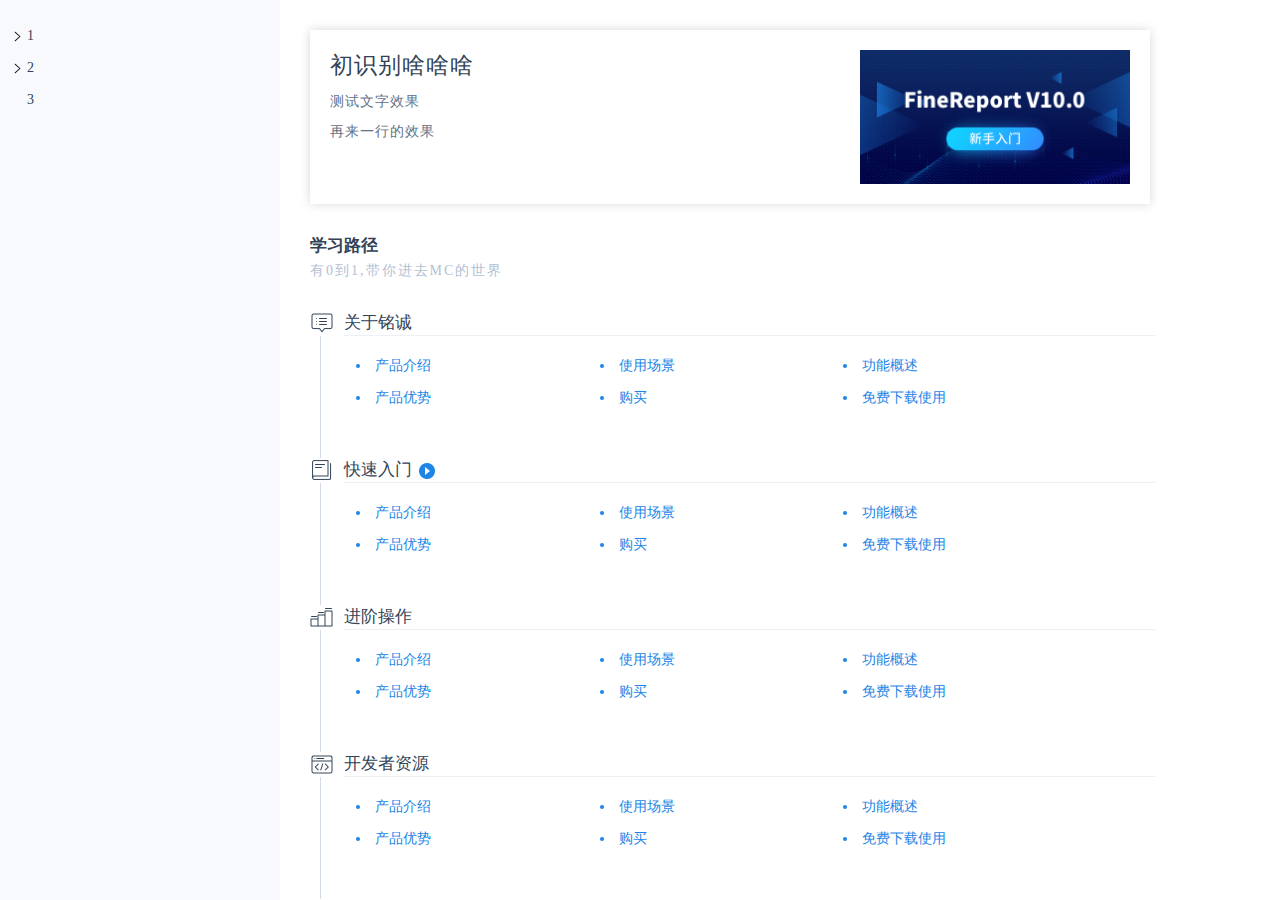
<file: page/homePage.html>
<!DOCTYPE html>
<html lang="en">

<head>
    <meta charset="UTF-8">
    <meta name="viewport" content="width=device-width, initial-scale=1.0">
    <title>首页</title>
    <link rel="stylesheet" href="../css/common.css">
    <link rel="stylesheet" href="../css/font/iconfont.css">
    <script type="text/javascript" src="../js/jquery-3.1.1.min.js"></script>

</head>

<body>
    <!-- 渲染头部标签 -->
    <cus-header></cus-header>

    <div class="main">
        <div class="left">
            <ul class="menuTrees level1">
            </ul>
        </div>
        <div class="right">
            <div class="homePage_banner">
                <div class="">
                    <h2>初识别啥啥啥</h2>
                    <p>测试文字效果</p>
                    <p>再来一行的效果</p>
                </div>
                <img src="../img/mc_banner.png" alt="">
            </div>

            <div class="homePage_main">
                <h1>学习路径</h1>
                <span>有0到1,带你进去MC的世界</span>
                <div class="homePage_box first">
                    <div class="box_title about">关于铭诚</div>
                    <div class="box_content">
                        <ul>
                            <li><a href="#">产品介绍</a></li>
                            <li><a href="#">使用场景</a></li>
                            <li><a href="#">功能概述</a></li>
                            <li><a href="#">产品优势</a></li>
                            <li><a href="#">购买</a></li>
                            <li><a href="#">免费下载使用</a></li>
                        </ul>
                    </div>
                </div>
                <div class="homePage_box">
                    <div class="box_title start">快速入门
                        <a href="#" style="font-size: 0;position: absolute;left: 75px;top: 5px;">
                            <img src="../img/play.png" alt="" width="16">
                        </a>
                    </div>
                    <div class="box_content">
                        <ul>
                            <li><a href="#">产品介绍</a></li>
                            <li><a href="#">使用场景</a></li>
                            <li><a href="#">功能概述</a></li>
                            <li><a href="#">产品优势</a></li>
                            <li><a href="#">购买</a></li>
                            <li><a href="#">免费下载使用</a></li>
                        </ul>
                    </div>
                </div>
                <div class="homePage_box">
                    <div class="box_title advanced">进阶操作</div>
                    <div class="box_content">
                        <ul>
                            <li><a href="#">产品介绍</a></li>
                            <li><a href="#">使用场景</a></li>
                            <li><a href="#">功能概述</a></li>
                            <li><a href="#">产品优势</a></li>
                            <li><a href="#">购买</a></li>
                            <li><a href="#">免费下载使用</a></li>
                        </ul>
                    </div>
                </div>
                <div class="homePage_box">
                    <div class="box_title developers">开发者资源</div>
                    <div class="box_content">
                        <ul>
                            <li><a href="#">产品介绍</a></li>
                            <li><a href="#">使用场景</a></li>
                            <li><a href="#">功能概述</a></li>
                            <li><a href="#">产品优势</a></li>
                            <li><a href="#">购买</a></li>
                            <li><a href="#">免费下载使用</a></li>
                        </ul>
                    </div>
                </div>
                <div class="homePage_box">
                    <div class="box_title question">遇到问题</div>
                    <div class="box_content last">
                        <ul>
                            <li><a href="#">产品介绍</a></li>
                            <li><a href="#">使用场景</a></li>
                            <li><a href="#">功能概述</a></li>
                            <li class="mysupport">技术支持联系方式<br>&nbsp;&nbsp;&nbsp;&nbsp;&nbsp;QQ：201093791<br>&nbsp;&nbsp;&nbsp;&nbsp;&nbsp;电话：020-3846-9807</li>
                        </ul>
                    </div>
                </div>
            </div>
        </div>
    </div>

    <script type="text/javascript" src="../js/menuTree.js"></script>
</body>

</html>
</file>
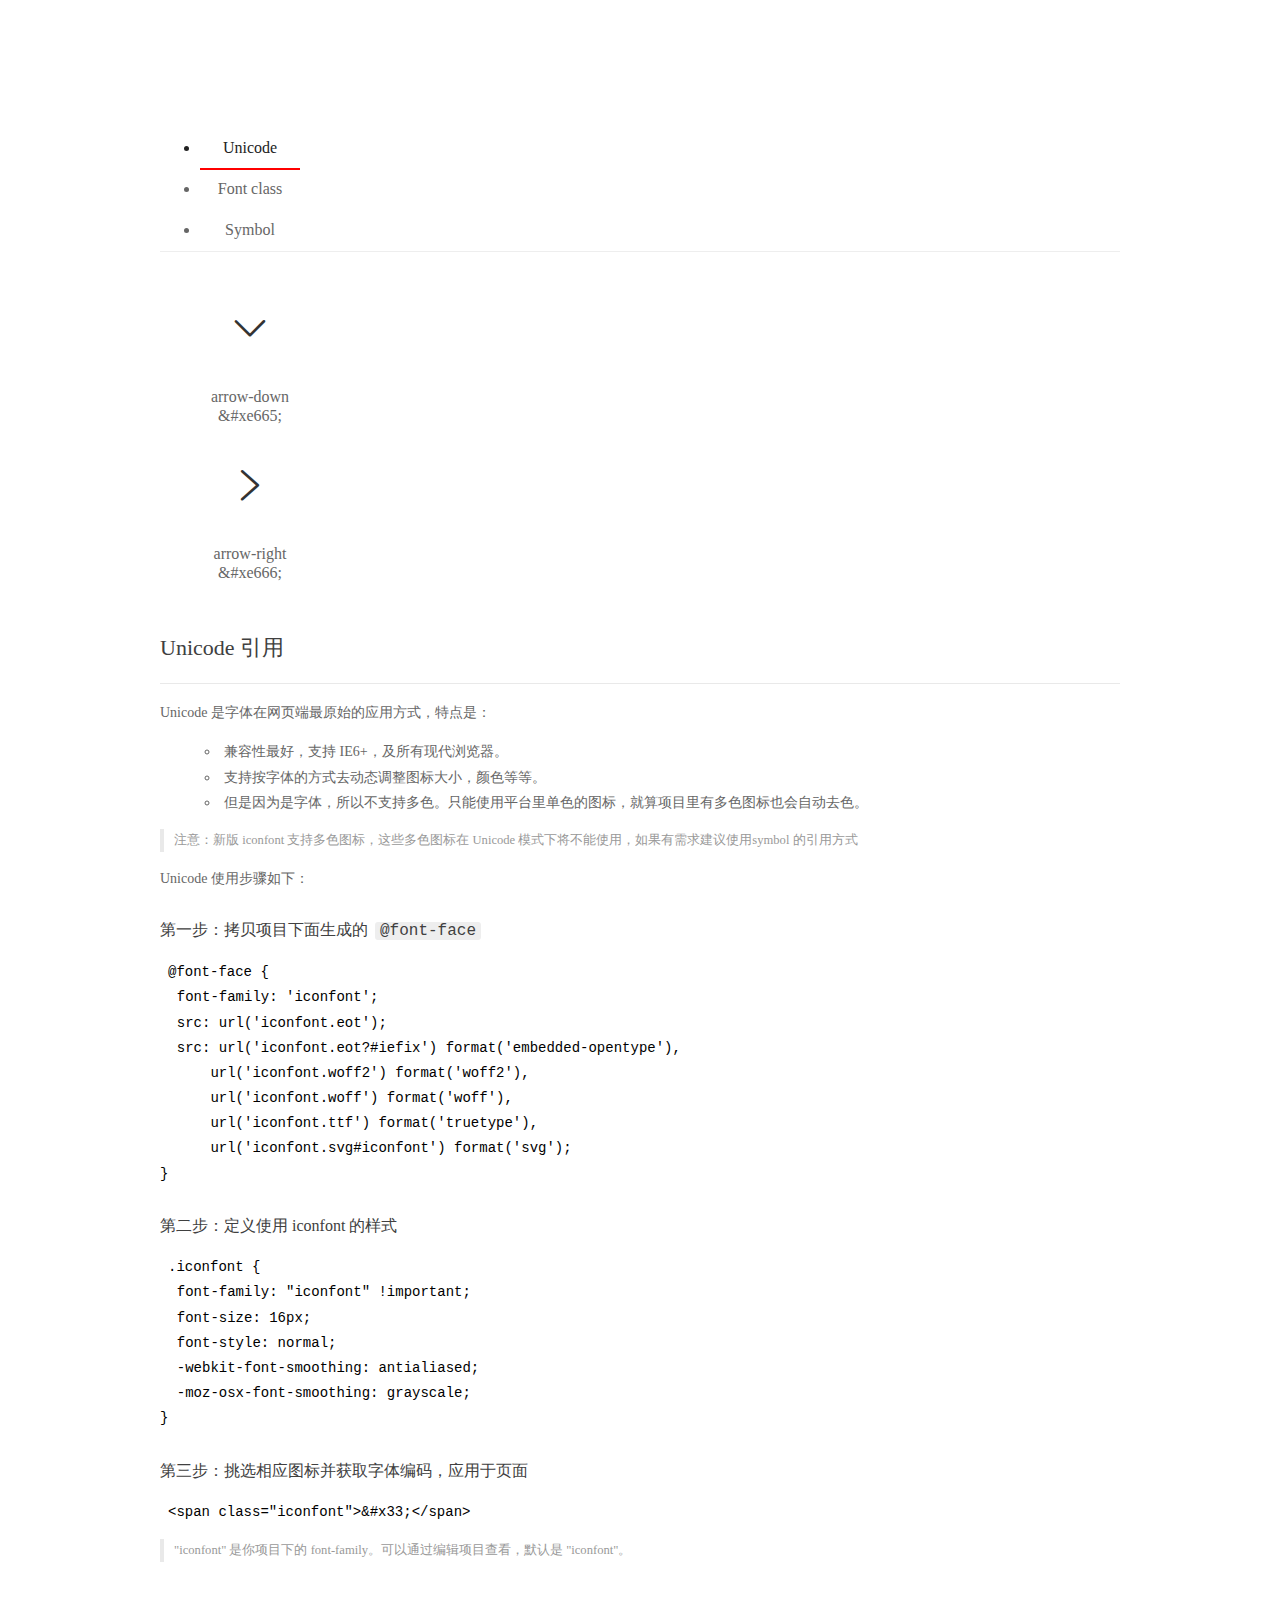
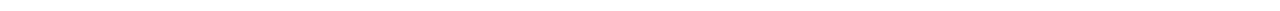
<file: css/font/demo_index.html>
<!DOCTYPE html>
<html>
<head>
  <meta charset="utf-8"/>
  <title>IconFont Demo</title>
  <link rel="shortcut icon" href="https://img.alicdn.com/tps/i4/TB1_oz6GVXXXXaFXpXXJDFnIXXX-64-64.ico" type="image/x-icon"/>
  <link rel="stylesheet" href="https://g.alicdn.com/thx/cube/1.3.2/cube.min.css">
  <link rel="stylesheet" href="demo.css">
  <link rel="stylesheet" href="iconfont.css">
  <script src="iconfont.js"></script>
  <!-- jQuery -->
  <script src="https://a1.alicdn.com/oss/uploads/2018/12/26/7bfddb60-08e8-11e9-9b04-53e73bb6408b.js"></script>
  <!-- 代码高亮 -->
  <script src="https://a1.alicdn.com/oss/uploads/2018/12/26/a3f714d0-08e6-11e9-8a15-ebf944d7534c.js"></script>
</head>
<body>
  <div class="main">
    <h1 class="logo"><a href="https://www.iconfont.cn/" title="iconfont 首页" target="_blank">&#xe86b;</a></h1>
    <div class="nav-tabs">
      <ul id="tabs" class="dib-box">
        <li class="dib active"><span>Unicode</span></li>
        <li class="dib"><span>Font class</span></li>
        <li class="dib"><span>Symbol</span></li>
      </ul>
      
    </div>
    <div class="tab-container">
      <div class="content unicode" style="display: block;">
          <ul class="icon_lists dib-box">
          
            <li class="dib">
              <span class="icon iconfont">&#xe665;</span>
                <div class="name">arrow-down</div>
                <div class="code-name">&amp;#xe665;</div>
              </li>
          
            <li class="dib">
              <span class="icon iconfont">&#xe666;</span>
                <div class="name">arrow-right</div>
                <div class="code-name">&amp;#xe666;</div>
              </li>
          
          </ul>
          <div class="article markdown">
          <h2 id="unicode-">Unicode 引用</h2>
          <hr>

          <p>Unicode 是字体在网页端最原始的应用方式，特点是：</p>
          <ul>
            <li>兼容性最好，支持 IE6+，及所有现代浏览器。</li>
            <li>支持按字体的方式去动态调整图标大小，颜色等等。</li>
            <li>但是因为是字体，所以不支持多色。只能使用平台里单色的图标，就算项目里有多色图标也会自动去色。</li>
          </ul>
          <blockquote>
            <p>注意：新版 iconfont 支持多色图标，这些多色图标在 Unicode 模式下将不能使用，如果有需求建议使用symbol 的引用方式</p>
          </blockquote>
          <p>Unicode 使用步骤如下：</p>
          <h3 id="-font-face">第一步：拷贝项目下面生成的 <code>@font-face</code></h3>
<pre><code class="language-css"
>@font-face {
  font-family: 'iconfont';
  src: url('iconfont.eot');
  src: url('iconfont.eot?#iefix') format('embedded-opentype'),
      url('iconfont.woff2') format('woff2'),
      url('iconfont.woff') format('woff'),
      url('iconfont.ttf') format('truetype'),
      url('iconfont.svg#iconfont') format('svg');
}
</code></pre>
          <h3 id="-iconfont-">第二步：定义使用 iconfont 的样式</h3>
<pre><code class="language-css"
>.iconfont {
  font-family: "iconfont" !important;
  font-size: 16px;
  font-style: normal;
  -webkit-font-smoothing: antialiased;
  -moz-osx-font-smoothing: grayscale;
}
</code></pre>
          <h3 id="-">第三步：挑选相应图标并获取字体编码，应用于页面</h3>
<pre>
<code class="language-html"
>&lt;span class="iconfont"&gt;&amp;#x33;&lt;/span&gt;
</code></pre>
          <blockquote>
            <p>"iconfont" 是你项目下的 font-family。可以通过编辑项目查看，默认是 "iconfont"。</p>
          </blockquote>
          </div>
      </div>
      <div class="content font-class">
        <ul class="icon_lists dib-box">
          
          <li class="dib">
            <span class="icon iconfont icon-arrow-down"></span>
            <div class="name">
              arrow-down
            </div>
            <div class="code-name">.icon-arrow-down
            </div>
          </li>
          
          <li class="dib">
            <span class="icon iconfont icon-arrow-right"></span>
            <div class="name">
              arrow-right
            </div>
            <div class="code-name">.icon-arrow-right
            </div>
          </li>
          
        </ul>
        <div class="article markdown">
        <h2 id="font-class-">font-class 引用</h2>
        <hr>

        <p>font-class 是 Unicode 使用方式的一种变种，主要是解决 Unicode 书写不直观，语意不明确的问题。</p>
        <p>与 Unicode 使用方式相比，具有如下特点：</p>
        <ul>
          <li>兼容性良好，支持 IE8+，及所有现代浏览器。</li>
          <li>相比于 Unicode 语意明确，书写更直观。可以很容易分辨这个 icon 是什么。</li>
          <li>因为使用 class 来定义图标，所以当要替换图标时，只需要修改 class 里面的 Unicode 引用。</li>
          <li>不过因为本质上还是使用的字体，所以多色图标还是不支持的。</li>
        </ul>
        <p>使用步骤如下：</p>
        <h3 id="-fontclass-">第一步：引入项目下面生成的 fontclass 代码：</h3>
<pre><code class="language-html">&lt;link rel="stylesheet" href="./iconfont.css"&gt;
</code></pre>
        <h3 id="-">第二步：挑选相应图标并获取类名，应用于页面：</h3>
<pre><code class="language-html">&lt;span class="iconfont icon-xxx"&gt;&lt;/span&gt;
</code></pre>
        <blockquote>
          <p>"
            iconfont" 是你项目下的 font-family。可以通过编辑项目查看，默认是 "iconfont"。</p>
        </blockquote>
      </div>
      </div>
      <div class="content symbol">
          <ul class="icon_lists dib-box">
          
            <li class="dib">
                <svg class="icon svg-icon" aria-hidden="true">
                  <use xlink:href="#icon-arrow-down"></use>
                </svg>
                <div class="name">arrow-down</div>
                <div class="code-name">#icon-arrow-down</div>
            </li>
          
            <li class="dib">
                <svg class="icon svg-icon" aria-hidden="true">
                  <use xlink:href="#icon-arrow-right"></use>
                </svg>
                <div class="name">arrow-right</div>
                <div class="code-name">#icon-arrow-right</div>
            </li>
          
          </ul>
          <div class="article markdown">
          <h2 id="symbol-">Symbol 引用</h2>
          <hr>

          <p>这是一种全新的使用方式，应该说这才是未来的主流，也是平台目前推荐的用法。相关介绍可以参考这篇<a href="">文章</a>
            这种用法其实是做了一个 SVG 的集合，与另外两种相比具有如下特点：</p>
          <ul>
            <li>支持多色图标了，不再受单色限制。</li>
            <li>通过一些技巧，支持像字体那样，通过 <code>font-size</code>, <code>color</code> 来调整样式。</li>
            <li>兼容性较差，支持 IE9+，及现代浏览器。</li>
            <li>浏览器渲染 SVG 的性能一般，还不如 png。</li>
          </ul>
          <p>使用步骤如下：</p>
          <h3 id="-symbol-">第一步：引入项目下面生成的 symbol 代码：</h3>
<pre><code class="language-html">&lt;script src="./iconfont.js"&gt;&lt;/script&gt;
</code></pre>
          <h3 id="-css-">第二步：加入通用 CSS 代码（引入一次就行）：</h3>
<pre><code class="language-html">&lt;style&gt;
.icon {
  width: 1em;
  height: 1em;
  vertical-align: -0.15em;
  fill: currentColor;
  overflow: hidden;
}
&lt;/style&gt;
</code></pre>
          <h3 id="-">第三步：挑选相应图标并获取类名，应用于页面：</h3>
<pre><code class="language-html">&lt;svg class="icon" aria-hidden="true"&gt;
  &lt;use xlink:href="#icon-xxx"&gt;&lt;/use&gt;
&lt;/svg&gt;
</code></pre>
          </div>
      </div>

    </div>
  </div>
  <script>
  $(document).ready(function () {
      $('.tab-container .content:first').show()

      $('#tabs li').click(function (e) {
        var tabContent = $('.tab-container .content')
        var index = $(this).index()

        if ($(this).hasClass('active')) {
          return
        } else {
          $('#tabs li').removeClass('active')
          $(this).addClass('active')

          tabContent.hide().eq(index).fadeIn()
        }
      })
    })
  </script>
</body>
</html>
</file>
<file: css/common.css>
* {
    margin: 0;
    padding: 0;
}

ul,
li {
    list-style: none;
}

a {
    text-decoration: none;
}

html,
head,
body {
    width: 100%;
    height: 100%;
}


/* 导航栏 */

.header {
    width: 100%;
    height: 60px;
    position: fixed;
    overflow: hidden;
    top: 0;
    background-color: white;
    box-shadow: 0 2px 4px rgba(29, 29, 31, .1);
}

.header .logo {
    width: 160px;
    margin-left: 30px;
    float: left;
    height: inherit;
}

.header .logo a {
    height: inherit;
    display: inline-block;
}

.header .logo a img {
    width: 160px;
    height: inherit;
}

.header .menu {
    float: left;
    height: inherit;
}

.header .menu ul {
    margin-left: 60px;
    display: flex;
    align-items: center;
    height: inherit;
    justify-content: center;
}

.header .menu .submenu {
    color: #344355;
    text-align: center;
    margin-left: 40px;
    height: inherit;
    display: flex;
    align-items: center;
    border-bottom: 2px solid transparent;
}

.header .menu .submenu a {
    color: #344355;
}

.header .menu .submenu a:hover {
    color: #1C85E7;
}

.header .menu .submenu.active {
    border-bottom: 2px solid #1C85E7;
}


/* 主要模块代码 */

.main {
    height: 100%;
}


/* 左边模块代码 */

.left {
    float: left;
    width: 280px;
    height: calc(100% - 20px);
    background-color: #f7f9fd;
    overflow: auto;
    padding-top: 20px;
}


/* 右边页面代码 */

.right {
    float: left;
    height: 100%;
    overflow: auto;
    width: calc(100% - 280px);
}


/* 头部banner */

.right .homePage_banner {
    width: 800px;
    display: flex;
    padding: 20px;
    margin-left: 30px;
    margin-top: 30px;
    box-shadow: 0px 0px 10px #d8d8d8;
}

.right .homePage_banner div {
    width: calc(100% - 300px);
    letter-spacing: 1px;
}

.right .homePage_banner div>h2 {
    display: block;
    font-size: 23px;
    font-weight: normal;
    color: #334356;
}

.right .homePage_banner div>p {
    position: relative;
    font-size: 14px;
    color: #617288;
    padding-top: 12px;
}

.right .homePage_banner img {
    width: 270px;
    margin-left: 30px;
    height: inherit;
}


/* 主页面学习路径 */

.right .homePage_main {
    margin-left: 30px;
    margin-top: 30px;
    width: 845px;
}

.right .homePage_main>h1 {
    font-size: 17px;
    color: #334356;
    font-weight: 600;
    line-height: 24px;
    padding-bottom: 3px;
}

.right .homePage_main>span {
    font-size: 14px;
    color: #B3C1D3;
    line-height: 20px;
    letter-spacing: 2px;
}

.right .homePage_main {}

.right .homePage_main .homePage_box.first {
    margin-top: 30px;
}

.right .homePage_main .homePage_box .last {
    border-left: none;
}

.homePage_box .box_title {
    margin-left: 34px;
    border-bottom: 1px solid #ECF0F5;
    font-size: 17px;
    color: #334356;
    line-height: 24px;
    position: relative;
}

.homePage_box .box_title::before {
    width: 24px;
    height: 24px;
    content: '';
    top: 0;
    left: -34px;
    display: inline-block;
    position: absolute;
}

.homePage_box .about::before {
    background: url(../img/about.png) no-repeat center center;
    background-size: 24px 24px;
}

.homePage_box .start::before {
    background: url(../img/start.png) no-repeat center center;
    background-size: 24px 24px;
}

.homePage_box .advanced::before {
    background: url(../img/advanced.png) no-repeat center center;
    background-size: 24px 24px;
}

.homePage_box .developers::before {
    background: url(../img/developers.png) no-repeat center center;
    background-size: 24px 24px;
}

.homePage_box .question::before {
    background: url(../img/question.png) no-repeat center center;
    background-size: 24px 24px;
}

.homePage_box .box_content {
    margin-left: 10px;
    padding-top: 8px;
    padding-bottom: 50px;
    border-left: 1px solid #D2DBE7;
}

.homePage_box .box_content ul {
    width: 100%;
    display: flex;
    flex-wrap: wrap;
}

.homePage_box .box_content ul li {
    font-size: 14px;
    color: #1C85E7;
    line-height: 20px;
    padding-left: 35px;
    padding-top: 12px;
    list-style: inside;
    width: 25%;
}

.homePage_box .box_content ul li>a {
    color: inherit;
}

.homePage_box .box_content ul li>a:hover {
    text-decoration: underline;
}

.homePage_box .box_content ul li.mysupport {
    color: #617288!important;
}


/* 滚动条样式 */

.left::-webkit-scrollbar,
.right::-webkit-scrollbar {
    width: 6px;
}

.left::-webkit-scrollbar-track,
.right::-webkit-scrollbar-track {
    /* background: rgb(201, 201, 201); */
    background: '';
    border-radius: 2px;
}

.left::-webkit-scrollbar-thumb,
.right::-webkit-scrollbar-thumb {
    background: #bfbfbf;
    border-radius: 10px;
}


/* .left::-webkit-scrollbar-thumb:hover,
.right::-webkit-scrollbar-thumb:hover {
    background: #f8f8f8;
    color: #333233;
} */

.left::-webkit-scrollbar-corner,
.right::-webkit-scrollbar-corner {
    background: #434b43;
}


/* 树桩下拉 */

.left .level a {
    color: #334356;
    display: block;
    height: 32px;
    line-height: 32px;
    font-size: 14px;
}

.left .level a:hover {
    background: #d8e9fd;
    color: #1C85E7;
}


/* 高亮菜单 */

.level_active {
    background: #d8e9fd;
    color: #1C85E7;
}

.menuTree .left .level li {
    position: relative;
    /* height: 30px;
    line-height: 30px; */
}

.left .level li {
    position: relative;
}

.left .level li img {
    position: absolute;
    width: 13px;
    margin-left: -16px;
    top: 10px;
}

.left .level li>ul {
    display: none;
}


/*第一层 */

.left .level li {
    text-indent: 27px;
}


/*第二层 */

.left .level li>ul>li {
    text-indent: 45px;
}


/*第三层 */

.left .level li>ul>li>ul>li {
    text-indent: 62px;
}


/* 第四层 */

.left .level li>ul>li>ul>li>ul>li {
    text-indent: 78px;
}


/* 第五层 */

.left .level li>ul>li>ul>li>ul>li>ul>li {
    text-indent: 94px;
}


/* 第六层 */

.left .level li>ul>li>ul>li>ul>li>ul>li>ul>li {
    text-indent: 110px;
}
</file>
<file: css/font/iconfont.css>
@font-face {font-family: "iconfont";
  src: url('iconfont.eot?t=1600068234552'); /* IE9 */
  src: url('iconfont.eot?t=1600068234552#iefix') format('embedded-opentype'), /* IE6-IE8 */
  url('[data-uri]') format('woff2'),
  url('iconfont.woff?t=1600068234552') format('woff'),
  url('iconfont.ttf?t=1600068234552') format('truetype'), /* chrome, firefox, opera, Safari, Android, iOS 4.2+ */
  url('iconfont.svg?t=1600068234552#iconfont') format('svg'); /* iOS 4.1- */
}

.iconfont {
  font-family: "iconfont" !important;
  font-size: 16px;
  font-style: normal;
  -webkit-font-smoothing: antialiased;
  -moz-osx-font-smoothing: grayscale;
}

.icon-arrow-down:before {
  content: "\e665";
}

.icon-arrow-right:before {
  content: "\e666";
}
</file>
<file: css/font/demo.css>
/* Logo 字体 */
@font-face {
  font-family: "iconfont logo";
  src: url('https://at.alicdn.com/t/font_985780_km7mi63cihi.eot?t=1545807318834');
  src: url('https://at.alicdn.com/t/font_985780_km7mi63cihi.eot?t=1545807318834#iefix') format('embedded-opentype'),
    url('https://at.alicdn.com/t/font_985780_km7mi63cihi.woff?t=1545807318834') format('woff'),
    url('https://at.alicdn.com/t/font_985780_km7mi63cihi.ttf?t=1545807318834') format('truetype'),
    url('https://at.alicdn.com/t/font_985780_km7mi63cihi.svg?t=1545807318834#iconfont') format('svg');
}

.logo {
  font-family: "iconfont logo";
  font-size: 160px;
  font-style: normal;
  -webkit-font-smoothing: antialiased;
  -moz-osx-font-smoothing: grayscale;
}

/* tabs */
.nav-tabs {
  position: relative;
}

.nav-tabs .nav-more {
  position: absolute;
  right: 0;
  bottom: 0;
  height: 42px;
  line-height: 42px;
  color: #666;
}

#tabs {
  border-bottom: 1px solid #eee;
}

#tabs li {
  cursor: pointer;
  width: 100px;
  height: 40px;
  line-height: 40px;
  text-align: center;
  font-size: 16px;
  border-bottom: 2px solid transparent;
  position: relative;
  z-index: 1;
  margin-bottom: -1px;
  color: #666;
}


#tabs .active {
  border-bottom-color: #f00;
  color: #222;
}

.tab-container .content {
  display: none;
}

/* 页面布局 */
.main {
  padding: 30px 100px;
  width: 960px;
  margin: 0 auto;
}

.main .logo {
  color: #333;
  text-align: left;
  margin-bottom: 30px;
  line-height: 1;
  height: 110px;
  margin-top: -50px;
  overflow: hidden;
  *zoom: 1;
}

.main .logo a {
  font-size: 160px;
  color: #333;
}

.helps {
  margin-top: 40px;
}

.helps pre {
  padding: 20px;
  margin: 10px 0;
  border: solid 1px #e7e1cd;
  background-color: #fffdef;
  overflow: auto;
}

.icon_lists {
  width: 100% !important;
  overflow: hidden;
  *zoom: 1;
}

.icon_lists li {
  width: 100px;
  margin-bottom: 10px;
  margin-right: 20px;
  text-align: center;
  list-style: none !important;
  cursor: default;
}

.icon_lists li .code-name {
  line-height: 1.2;
}

.icon_lists .icon {
  display: block;
  height: 100px;
  line-height: 100px;
  font-size: 42px;
  margin: 10px auto;
  color: #333;
  -webkit-transition: font-size 0.25s linear, width 0.25s linear;
  -moz-transition: font-size 0.25s linear, width 0.25s linear;
  transition: font-size 0.25s linear, width 0.25s linear;
}

.icon_lists .icon:hover {
  font-size: 100px;
}

.icon_lists .svg-icon {
  /* 通过设置 font-size 来改变图标大小 */
  width: 1em;
  /* 图标和文字相邻时，垂直对齐 */
  vertical-align: -0.15em;
  /* 通过设置 color 来改变 SVG 的颜色/fill */
  fill: currentColor;
  /* path 和 stroke 溢出 viewBox 部分在 IE 下会显示
      normalize.css 中也包含这行 */
  overflow: hidden;
}

.icon_lists li .name,
.icon_lists li .code-name {
  color: #666;
}

/* markdown 样式 */
.markdown {
  color: #666;
  font-size: 14px;
  line-height: 1.8;
}

.highlight {
  line-height: 1.5;
}

.markdown img {
  vertical-align: middle;
  max-width: 100%;
}

.markdown h1 {
  color: #404040;
  font-weight: 500;
  line-height: 40px;
  margin-bottom: 24px;
}

.markdown h2,
.markdown h3,
.markdown h4,
.markdown h5,
.markdown h6 {
  color: #404040;
  margin: 1.6em 0 0.6em 0;
  font-weight: 500;
  clear: both;
}

.markdown h1 {
  font-size: 28px;
}

.markdown h2 {
  font-size: 22px;
}

.markdown h3 {
  font-size: 16px;
}

.markdown h4 {
  font-size: 14px;
}

.markdown h5 {
  font-size: 12px;
}

.markdown h6 {
  font-size: 12px;
}

.markdown hr {
  height: 1px;
  border: 0;
  background: #e9e9e9;
  margin: 16px 0;
  clear: both;
}

.markdown p {
  margin: 1em 0;
}

.markdown>p,
.markdown>blockquote,
.markdown>.highlight,
.markdown>ol,
.markdown>ul {
  width: 80%;
}

.markdown ul>li {
  list-style: circle;
}

.markdown>ul li,
.markdown blockquote ul>li {
  margin-left: 20px;
  padding-left: 4px;
}

.markdown>ul li p,
.markdown>ol li p {
  margin: 0.6em 0;
}

.markdown ol>li {
  list-style: decimal;
}

.markdown>ol li,
.markdown blockquote ol>li {
  margin-left: 20px;
  padding-left: 4px;
}

.markdown code {
  margin: 0 3px;
  padding: 0 5px;
  background: #eee;
  border-radius: 3px;
}

.markdown strong,
.markdown b {
  font-weight: 600;
}

.markdown>table {
  border-collapse: collapse;
  border-spacing: 0px;
  empty-cells: show;
  border: 1px solid #e9e9e9;
  width: 95%;
  margin-bottom: 24px;
}

.markdown>table th {
  white-space: nowrap;
  color: #333;
  font-weight: 600;
}

.markdown>table th,
.markdown>table td {
  border: 1px solid #e9e9e9;
  padding: 8px 16px;
  text-align: left;
}

.markdown>table th {
  background: #F7F7F7;
}

.markdown blockquote {
  font-size: 90%;
  color: #999;
  border-left: 4px solid #e9e9e9;
  padding-left: 0.8em;
  margin: 1em 0;
}

.markdown blockquote p {
  margin: 0;
}

.markdown .anchor {
  opacity: 0;
  transition: opacity 0.3s ease;
  margin-left: 8px;
}

.markdown .waiting {
  color: #ccc;
}

.markdown h1:hover .anchor,
.markdown h2:hover .anchor,
.markdown h3:hover .anchor,
.markdown h4:hover .anchor,
.markdown h5:hover .anchor,
.markdown h6:hover .anchor {
  opacity: 1;
  display: inline-block;
}

.markdown>br,
.markdown>p>br {
  clear: both;
}


.hljs {
  display: block;
  background: white;
  padding: 0.5em;
  color: #333333;
  overflow-x: auto;
}

.hljs-comment,
.hljs-meta {
  color: #969896;
}

.hljs-string,
.hljs-variable,
.hljs-template-variable,
.hljs-strong,
.hljs-emphasis,
.hljs-quote {
  color: #df5000;
}

.hljs-keyword,
.hljs-selector-tag,
.hljs-type {
  color: #a71d5d;
}

.hljs-literal,
.hljs-symbol,
.hljs-bullet,
.hljs-attribute {
  color: #0086b3;
}

.hljs-section,
.hljs-name {
  color: #63a35c;
}

.hljs-tag {
  color: #333333;
}

.hljs-title,
.hljs-attr,
.hljs-selector-id,
.hljs-selector-class,
.hljs-selector-attr,
.hljs-selector-pseudo {
  color: #795da3;
}

.hljs-addition {
  color: #55a532;
  background-color: #eaffea;
}

.hljs-deletion {
  color: #bd2c00;
  background-color: #ffecec;
}

.hljs-link {
  text-decoration: underline;
}

/* 代码高亮 */
/* PrismJS 1.15.0
https://prismjs.com/download.html#themes=prism&languages=markup+css+clike+javascript */
/**
 * prism.js default theme for JavaScript, CSS and HTML
 * Based on dabblet (http://dabblet.com)
 * @author Lea Verou
 */
code[class*="language-"],
pre[class*="language-"] {
  color: black;
  background: none;
  text-shadow: 0 1px white;
  font-family: Consolas, Monaco, 'Andale Mono', 'Ubuntu Mono', monospace;
  text-align: left;
  white-space: pre;
  word-spacing: normal;
  word-break: normal;
  word-wrap: normal;
  line-height: 1.5;

  -moz-tab-size: 4;
  -o-tab-size: 4;
  tab-size: 4;

  -webkit-hyphens: none;
  -moz-hyphens: none;
  -ms-hyphens: none;
  hyphens: none;
}

pre[class*="language-"]::-moz-selection,
pre[class*="language-"] ::-moz-selection,
code[class*="language-"]::-moz-selection,
code[class*="language-"] ::-moz-selection {
  text-shadow: none;
  background: #b3d4fc;
}

pre[class*="language-"]::selection,
pre[class*="language-"] ::selection,
code[class*="language-"]::selection,
code[class*="language-"] ::selection {
  text-shadow: none;
  background: #b3d4fc;
}

@media print {

  code[class*="language-"],
  pre[class*="language-"] {
    text-shadow: none;
  }
}

/* Code blocks */
pre[class*="language-"] {
  padding: 1em;
  margin: .5em 0;
  overflow: auto;
}

:not(pre)>code[class*="language-"],
pre[class*="language-"] {
  background: #f5f2f0;
}

/* Inline code */
:not(pre)>code[class*="language-"] {
  padding: .1em;
  border-radius: .3em;
  white-space: normal;
}

.token.comment,
.token.prolog,
.token.doctype,
.token.cdata {
  color: slategray;
}

.token.punctuation {
  color: #999;
}

.namespace {
  opacity: .7;
}

.token.property,
.token.tag,
.token.boolean,
.token.number,
.token.constant,
.token.symbol,
.token.deleted {
  color: #905;
}

.token.selector,
.token.attr-name,
.token.string,
.token.char,
.token.builtin,
.token.inserted {
  color: #690;
}

.token.operator,
.token.entity,
.token.url,
.language-css .token.string,
.style .token.string {
  color: #9a6e3a;
  background: hsla(0, 0%, 100%, .5);
}

.token.atrule,
.token.attr-value,
.token.keyword {
  color: #07a;
}

.token.function,
.token.class-name {
  color: #DD4A68;
}

.token.regex,
.token.important,
.token.variable {
  color: #e90;
}

.token.important,
.token.bold {
  font-weight: bold;
}

.token.italic {
  font-style: italic;
}

.token.entity {
  cursor: help;
}
</file>
